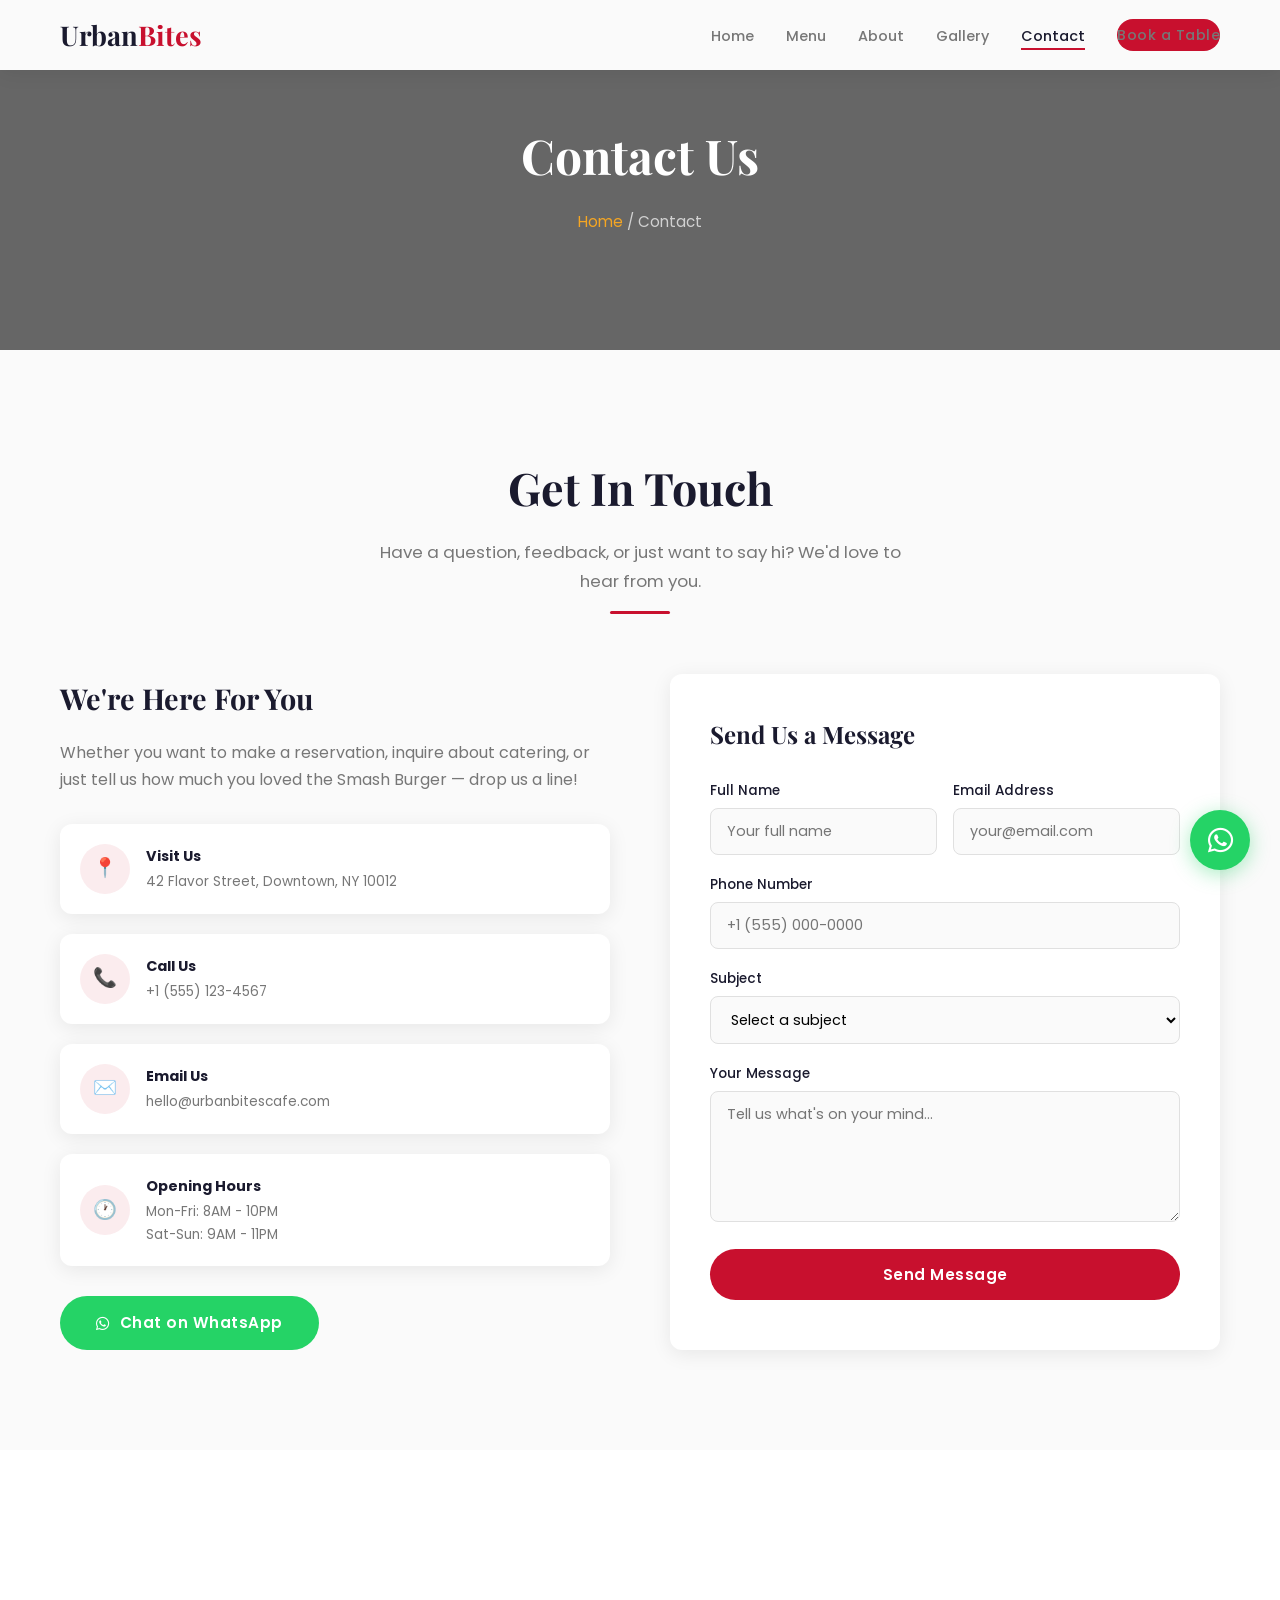
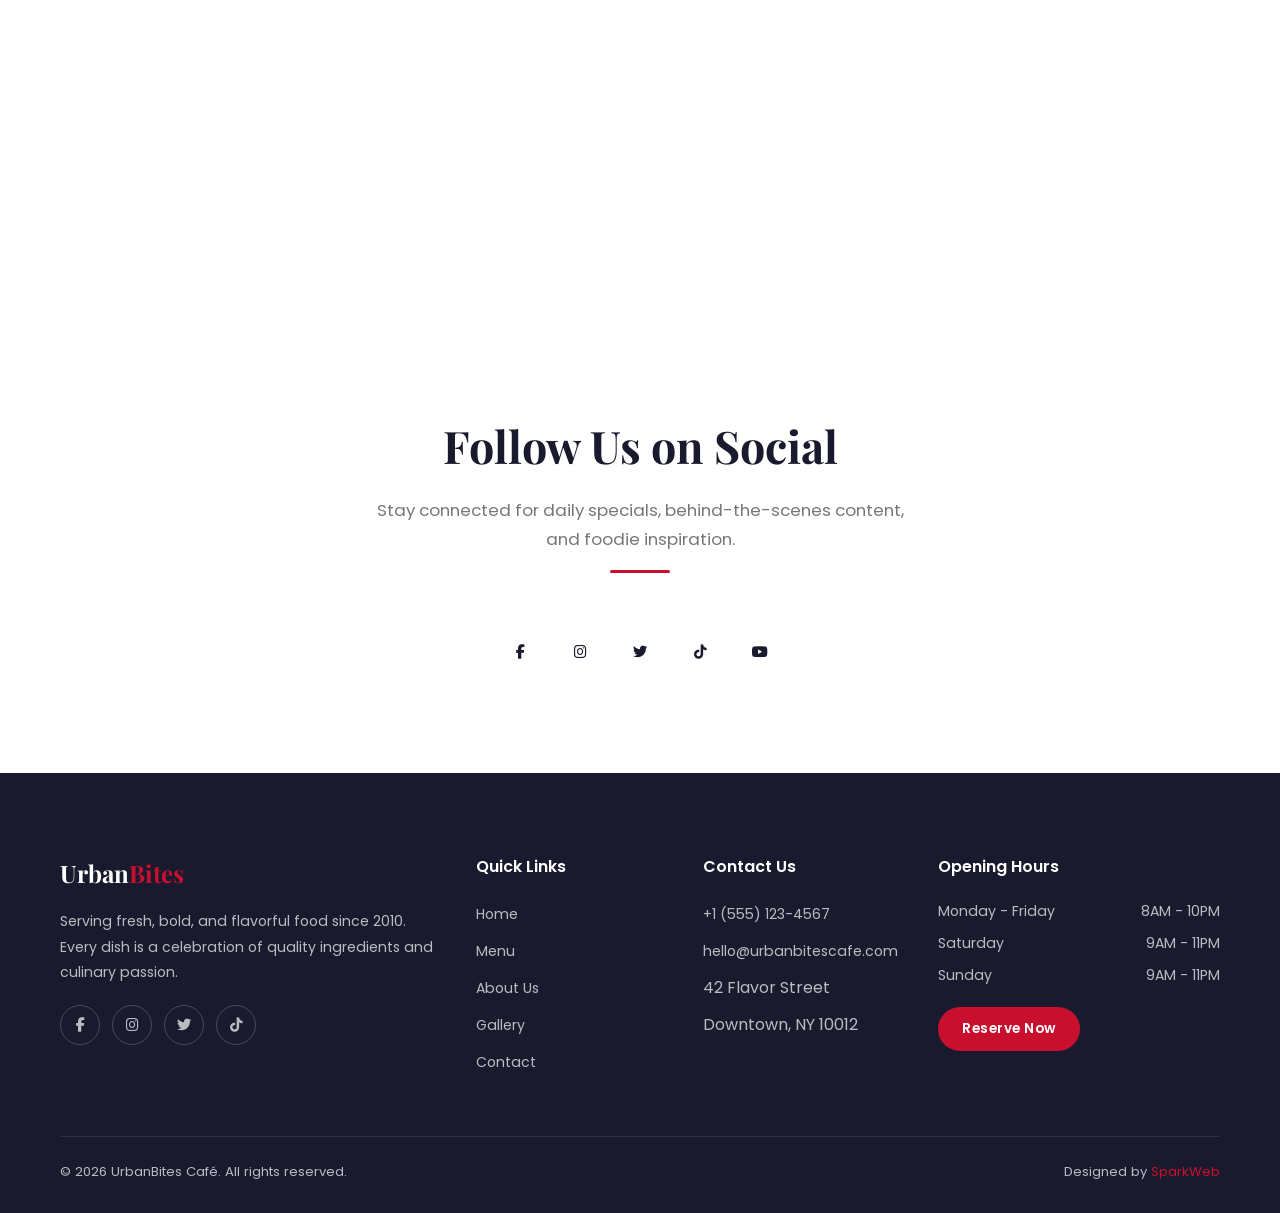
<file: contact.html>
<!DOCTYPE html>
<html lang="en">
<head>
  <meta charset="UTF-8">
  <meta name="viewport" content="width=device-width, initial-scale=1.0">
  <title>Contact Us — UrbanBites Café</title>
  <meta name="description" content="Get in touch with UrbanBites Café. Visit us, call us, or send us a message — we'd love to hear from you.">
  <meta name="robots" content="index, follow">
  <meta name="theme-color" content="#c8102e">
  <link rel="canonical" href="https://example.com/urbanbites-cafe/contact.html">

  <meta property="og:type" content="website">
  <meta property="og:title" content="Contact Us — UrbanBites Café">
  <meta property="og:description" content="Contact UrbanBites Café for reservations, catering, and general inquiries.">
  <meta property="og:url" content="https://example.com/urbanbites-cafe/contact.html">
  <meta property="og:image" content="https://images.unsplash.com/photo-1559329007-40df8a9345d8?w=1200&q=80">

  <meta name="twitter:card" content="summary_large_image">
  <meta name="twitter:title" content="Contact Us — UrbanBites Café">
  <meta name="twitter:description" content="Contact UrbanBites Café for reservations, catering, and general inquiries.">
  <meta name="twitter:image" content="https://images.unsplash.com/photo-1559329007-40df8a9345d8?w=1200&q=80">
  <link rel="preconnect" href="https://fonts.googleapis.com">
  <link rel="preconnect" href="https://fonts.gstatic.com" crossorigin>
  <link href="https://fonts.googleapis.com/css2?family=Playfair+Display:wght@400;600;700&family=Poppins:wght@300;400;500;600;700&display=swap" rel="stylesheet">
  <link rel="stylesheet" href="https://cdnjs.cloudflare.com/ajax/libs/font-awesome/6.5.1/css/all.min.css">
  <link rel="icon" type="image/svg+xml" href="favicon.svg">
  <link rel="stylesheet" href="css/style.css">
</head>
<body>

  <!-- Navigation -->
  <nav class="navbar scrolled" id="navbar">
    <div class="container">
      <a href="index.html" class="logo">Urban<span>Bites</span></a>
      <ul class="nav-links" id="navLinks">
        <li><a href="index.html">Home</a></li>
        <li><a href="menu.html">Menu</a></li>
        <li><a href="about.html">About</a></li>
        <li><a href="gallery.html">Gallery</a></li>
        <li><a href="contact.html" class="active">Contact</a></li>
        <li><a href="index.html#reservation" class="btn btn-primary btn-nav">Book a Table</a></li>
      </ul>
      <div class="hamburger" id="hamburger">
        <span></span>
        <span></span>
        <span></span>
      </div>
    </div>
  </nav>

  <!-- Page Header -->
  <section class="page-header page-header-contact">
    <div>
      <h1>Contact Us</h1>
      <p class="breadcrumb"><a href="index.html">Home</a> / Contact</p>
    </div>
  </section>

  <!-- Contact Section -->
  <section class="section contact-section">
    <div class="container">
      <div class="section-header fade-up">
        <h2>Get In Touch</h2>
        <p class="subtitle">Have a question, feedback, or just want to say hi? We'd love to hear from you.</p>
        <div class="divider"></div>
      </div>
      <div class="contact-grid">
        <div class="contact-info fade-up">
          <h3>We're Here For You</h3>
          <p>Whether you want to make a reservation, inquire about catering, or just tell us how much you loved the Smash Burger — drop us a line!</p>
          <div class="contact-cards">
            <div class="contact-card">
              <div class="card-icon">📍</div>
              <div>
                <h4>Visit Us</h4>
                <p>42 Flavor Street, Downtown, NY 10012</p>
              </div>
            </div>
            <div class="contact-card">
              <div class="card-icon">📞</div>
              <div>
                <h4>Call Us</h4>
                <p><a href="tel:+15551234567">+1 (555) 123-4567</a></p>
              </div>
            </div>
            <div class="contact-card">
              <div class="card-icon">✉️</div>
              <div>
                <h4>Email Us</h4>
                <p><a href="mailto:hello@urbanbitescafe.com">hello@urbanbitescafe.com</a></p>
              </div>
            </div>
            <div class="contact-card">
              <div class="card-icon">🕐</div>
              <div>
                <h4>Opening Hours</h4>
                <p>Mon-Fri: 8AM - 10PM<br>Sat-Sun: 9AM - 11PM</p>
              </div>
            </div>
          </div>
          <div class="mt-30">
            <a href="https://wa.me/15551234567?text=Hi%20UrbanBites!%20I%20have%20a%20question." class="btn btn-whatsapp" target="_blank" rel="noopener noreferrer">
              <i class="fab fa-whatsapp"></i> Chat on WhatsApp
            </a>
          </div>
        </div>
        <div class="contact-form fade-up">
          <h3>Send Us a Message</h3>
          <form id="contactForm">
            <div class="form-row">
              <div class="form-group">
                <label for="contactName">Full Name</label>
                <input type="text" id="contactName" placeholder="Your full name" required>
              </div>
              <div class="form-group">
                <label for="contactEmail">Email Address</label>
                <input type="email" id="contactEmail" placeholder="your@email.com" required>
              </div>
            </div>
            <div class="form-group">
              <label for="contactPhone">Phone Number</label>
              <input type="tel" id="contactPhone" placeholder="+1 (555) 000-0000">
            </div>
            <div class="form-group">
              <label for="contactSubject">Subject</label>
              <select id="contactSubject" required>
                <option value="">Select a subject</option>
                <option value="reservation">Reservation Inquiry</option>
                <option value="catering">Catering Services</option>
                <option value="feedback">Feedback</option>
                <option value="partnership">Partnership / Collaboration</option>
                <option value="careers">Careers</option>
                <option value="other">Other</option>
              </select>
            </div>
            <div class="form-group">
              <label for="contactMessage">Your Message</label>
              <textarea id="contactMessage" rows="5" placeholder="Tell us what's on your mind..." required></textarea>
            </div>
            <button type="submit" class="btn btn-primary">Send Message</button>
          </form>
        </div>
      </div>
    </div>
  </section>

  <!-- Google Map -->
  <section class="map-section">
    <iframe
      src="https://www.google.com/maps/embed?pb=!1m18!1m12!1m3!1d3023.9503398796587!2d-73.9998!3d40.7282!2m3!1f0!2f0!3f0!3m2!1i1024!2i768!4f13.1!3m3!1m2!1s0x0%3A0x0!2zNDDCsDQzJzQxLjUiTiA3M8KwNTknNTkuMyJX!5e0!3m2!1sen!2sus!4v1234567890"
      allowfullscreen="" loading="lazy"
      title="UrbanBites Café Location"></iframe>
  </section>

  <!-- Follow Us Section -->
  <section class="section section-white text-center">
    <div class="container">
      <div class="section-header fade-up">
        <h2>Follow Us on Social</h2>
        <p class="subtitle">Stay connected for daily specials, behind-the-scenes content, and foodie inspiration.</p>
        <div class="divider"></div>
      </div>
      <div class="social-links fade-up social-links-center social-links-lg">
        <a href="#" aria-label="Facebook" class="social-link-alt"><i class="fab fa-facebook-f"></i></a>
        <a href="#" aria-label="Instagram" class="social-link-alt"><i class="fab fa-instagram"></i></a>
        <a href="#" aria-label="Twitter" class="social-link-alt"><i class="fab fa-twitter"></i></a>
        <a href="#" aria-label="TikTok" class="social-link-alt"><i class="fab fa-tiktok"></i></a>
        <a href="#" aria-label="YouTube" class="social-link-alt"><i class="fab fa-youtube"></i></a>
      </div>
    </div>
  </section>

  <!-- Footer -->
  <footer class="footer">
    <div class="container">
      <div class="footer-grid">
        <div class="footer-brand">
          <a href="index.html" class="logo">Urban<span>Bites</span></a>
          <p>Serving fresh, bold, and flavorful food since 2010. Every dish is a celebration of quality ingredients and culinary passion.</p>
          <div class="social-links">
            <a href="#" aria-label="Facebook"><i class="fab fa-facebook-f"></i></a>
            <a href="#" aria-label="Instagram"><i class="fab fa-instagram"></i></a>
            <a href="#" aria-label="Twitter"><i class="fab fa-twitter"></i></a>
            <a href="#" aria-label="TikTok"><i class="fab fa-tiktok"></i></a>
          </div>
        </div>
        <div class="footer-col">
          <h4>Quick Links</h4>
          <ul>
            <li><a href="index.html">Home</a></li>
            <li><a href="menu.html">Menu</a></li>
            <li><a href="about.html">About Us</a></li>
            <li><a href="gallery.html">Gallery</a></li>
            <li><a href="contact.html">Contact</a></li>
          </ul>
        </div>
        <div class="footer-col">
          <h4>Contact Us</h4>
          <ul>
            <li><a href="tel:+15551234567">+1 (555) 123-4567</a></li>
            <li><a href="mailto:hello@urbanbitescafe.com">hello@urbanbitescafe.com</a></li>
            <li>42 Flavor Street</li>
            <li>Downtown, NY 10012</li>
          </ul>
        </div>
        <div class="footer-col">
          <h4>Opening Hours</h4>
          <div class="hours-item"><span>Monday - Friday</span><span>8AM - 10PM</span></div>
          <div class="hours-item"><span>Saturday</span><span>9AM - 11PM</span></div>
          <div class="hours-item"><span>Sunday</span><span>9AM - 11PM</span></div>
          <div class="mt-20">
            <a href="index.html#reservation" class="btn btn-primary btn-footer">Reserve Now</a>
          </div>
        </div>
      </div>
      <div class="footer-bottom">
        <p>&copy; 2026 UrbanBites Café. All rights reserved.</p>
        <p>Designed by <a href="#">SparkWeb</a></p>
      </div>
    </div>
  </footer>

  <!-- WhatsApp Float Button -->
  <a href="https://wa.me/15551234567?text=Hi%20UrbanBites!%20I'd%20like%20to%20place%20an%20order."
     class="whatsapp-float" target="_blank" rel="noopener noreferrer" aria-label="Order via WhatsApp">
    <i class="fab fa-whatsapp"></i>
  </a>

  <script src="js/main.js"></script>
</body>
</html>
</file>
<file: css/style.css>
/* ========================================
   UrbanBites Café - Professional Restaurant Website
   SparkWeb Demo Project #1
   ======================================== */

/* --- CSS Variables --- */
:root {
  --primary: #c8102e;
  --primary-dark: #a00d24;
  --secondary: #1a1a2e;
  --accent: #f5a623;
  --bg-light: #fafafa;
  --bg-dark: #111;
  --text-dark: #222;
  --text-light: #f0f0f0;
  --text-muted: #777;
  --white: #fff;
  --shadow: 0 4px 20px rgba(0, 0, 0, 0.08);
  --shadow-hover: 0 8px 30px rgba(0, 0, 0, 0.15);
  --radius: 12px;
  --transition: 0.3s ease;
  --font-heading: 'Playfair Display', serif;
  --font-body: 'Poppins', sans-serif;
  --max-width: 1200px;
}

/* --- Reset & Base --- */
*,
*::before,
*::after {
  margin: 0;
  padding: 0;
  box-sizing: border-box;
}

html {
  scroll-behavior: smooth;
  font-size: 16px;
}

body {
  font-family: var(--font-body);
  color: var(--text-dark);
  background: var(--white);
  line-height: 1.7;
  overflow-x: hidden;
}

a {
  text-decoration: none;
  color: inherit;
  transition: color var(--transition);
}

ul {
  list-style: none;
}

img {
  max-width: 100%;
  display: block;
}

/* --- Utility --- */
.container {
  max-width: var(--max-width);
  margin: 0 auto;
  padding: 0 20px;
}

.section {
  padding: 100px 0;
}

.section-header {
  text-align: center;
  margin-bottom: 60px;
}

.section-header h2 {
  font-family: var(--font-heading);
  font-size: 2.8rem;
  color: var(--secondary);
  margin-bottom: 12px;
}

.section-header .subtitle {
  font-size: 1.05rem;
  color: var(--text-muted);
  max-width: 550px;
  margin: 0 auto;
}

.section-header .divider {
  width: 60px;
  height: 3px;
  background: var(--primary);
  margin: 16px auto 0;
  border-radius: 2px;
}

.btn {
  display: inline-block;
  padding: 14px 36px;
  border-radius: 50px;
  font-family: var(--font-body);
  font-size: 0.95rem;
  font-weight: 600;
  cursor: pointer;
  transition: all var(--transition);
  border: none;
  letter-spacing: 0.5px;
}

.btn-primary {
  background: var(--primary);
  color: var(--white);
}

.btn-primary:hover {
  background: var(--primary-dark);
  transform: translateY(-2px);
  box-shadow: 0 6px 20px rgba(200, 16, 46, 0.3);
}

.btn-outline {
  background: transparent;
  color: var(--white);
  border: 2px solid var(--white);
}

.btn-outline:hover {
  background: var(--white);
  color: var(--primary);
}

.btn-whatsapp {
  background: #25d366;
  color: var(--white);
  display: inline-flex;
  align-items: center;
  gap: 10px;
}

.btn-whatsapp:hover {
  background: #1ebe57;
  transform: translateY(-2px);
  box-shadow: 0 6px 20px rgba(37, 211, 102, 0.3);
}

/* --- Navigation --- */
.navbar {
  position: fixed;
  top: 0;
  left: 0;
  width: 100%;
  z-index: 1000;
  padding: 20px 0;
  transition: all var(--transition);
}

.navbar.scrolled {
  background: rgba(255, 255, 255, 0.97);
  box-shadow: 0 2px 20px rgba(0, 0, 0, 0.08);
  padding: 12px 0;
}

.navbar .container {
  display: flex;
  justify-content: space-between;
  align-items: center;
}

.navbar .logo {
  font-family: var(--font-heading);
  font-size: 1.7rem;
  font-weight: 700;
  color: var(--white);
  transition: color var(--transition);
}

.navbar .logo span {
  color: var(--primary);
}

.navbar.scrolled .logo {
  color: var(--secondary);
}

.nav-links {
  display: flex;
  gap: 32px;
  align-items: center;
}

.nav-links a {
  font-size: 0.9rem;
  font-weight: 500;
  color: rgba(255, 255, 255, 0.85);
  position: relative;
  padding: 4px 0;
  transition: color var(--transition);
}

.nav-links a::after {
  content: '';
  position: absolute;
  bottom: 0;
  left: 0;
  width: 0;
  height: 2px;
  background: var(--primary);
  transition: width var(--transition);
}

.nav-links a:hover::after,
.nav-links a.active::after {
  width: 100%;
}

.nav-links a:hover,
.nav-links a.active {
  color: var(--white);
}

.navbar.scrolled .nav-links a {
  color: var(--text-muted);
}

.navbar.scrolled .nav-links a:hover,
.navbar.scrolled .nav-links a.active {
  color: var(--secondary);
}

.hamburger {
  display: none;
  cursor: pointer;
  flex-direction: column;
  gap: 5px;
  z-index: 1001;
}

.hamburger span {
  width: 26px;
  height: 2.5px;
  background: var(--white);
  border-radius: 2px;
  transition: all var(--transition);
}

.navbar.scrolled .hamburger span {
  background: var(--secondary);
}

.hamburger.active span:nth-child(1) {
  transform: rotate(45deg) translate(5px, 5px);
}

.hamburger.active span:nth-child(2) {
  opacity: 0;
}

.hamburger.active span:nth-child(3) {
  transform: rotate(-45deg) translate(5px, -5px);
}

/* --- Hero Section --- */
.hero {
  position: relative;
  height: 100vh;
  min-height: 650px;
  display: flex;
  align-items: center;
  justify-content: center;
  text-align: center;
  color: var(--white);
  overflow: hidden;
}

.hero-bg {
  position: absolute;
  inset: 0;
  background: linear-gradient(
      rgba(0, 0, 0, 0.55),
      rgba(0, 0, 0, 0.55)
    ),
    url('https://images.unsplash.com/photo-1517248135467-4c7edcad34c4?w=1600&q=80') center/cover no-repeat;
  z-index: -1;
}

.hero-content {
  max-width: 700px;
  padding: 0 20px;
}

.hero-content .tagline {
  font-size: 1rem;
  letter-spacing: 4px;
  text-transform: uppercase;
  color: var(--accent);
  margin-bottom: 16px;
  font-weight: 500;
}

.hero-content h1 {
  font-family: var(--font-heading);
  font-size: 4rem;
  line-height: 1.15;
  margin-bottom: 20px;
}

.hero-content p {
  font-size: 1.1rem;
  color: rgba(255, 255, 255, 0.85);
  margin-bottom: 36px;
  max-width: 520px;
  margin-left: auto;
  margin-right: auto;
}

.hero-buttons {
  display: flex;
  gap: 16px;
  justify-content: center;
  flex-wrap: wrap;
}

/* --- Featured / Highlights --- */
.highlights {
  background: var(--bg-light);
}

.highlights-grid {
  display: grid;
  grid-template-columns: repeat(auto-fit, minmax(250px, 1fr));
  gap: 30px;
}

.highlight-card {
  background: var(--white);
  padding: 40px 30px;
  border-radius: var(--radius);
  text-align: center;
  box-shadow: var(--shadow);
  transition: all var(--transition);
}

.highlight-card:hover {
  transform: translateY(-6px);
  box-shadow: var(--shadow-hover);
}

.highlight-card .icon {
  font-size: 2.5rem;
  margin-bottom: 16px;
}

.highlight-card h3 {
  font-family: var(--font-heading);
  font-size: 1.3rem;
  margin-bottom: 10px;
  color: var(--secondary);
}

.highlight-card p {
  font-size: 0.92rem;
  color: var(--text-muted);
}

/* --- Menu Section --- */
.menu-section {
  background: var(--white);
}

.menu-tabs {
  display: flex;
  justify-content: center;
  gap: 12px;
  margin-bottom: 50px;
  flex-wrap: wrap;
}

.menu-tab {
  padding: 10px 28px;
  border-radius: 50px;
  border: 2px solid #e0e0e0;
  background: transparent;
  font-family: var(--font-body);
  font-size: 0.9rem;
  font-weight: 500;
  cursor: pointer;
  transition: all var(--transition);
  color: var(--text-muted);
}

.menu-tab:hover,
.menu-tab.active {
  border-color: var(--primary);
  color: var(--primary);
  background: rgba(200, 16, 46, 0.05);
}

.menu-grid {
  display: grid;
  grid-template-columns: repeat(auto-fill, minmax(320px, 1fr));
  gap: 24px;
}

.menu-card {
  background: var(--bg-light);
  border-radius: var(--radius);
  overflow: hidden;
  box-shadow: var(--shadow);
  transition: all var(--transition);
  display: flex;
  flex-direction: column;
}

.menu-card:hover {
  transform: translateY(-4px);
  box-shadow: var(--shadow-hover);
}

.menu-card-img {
  height: 200px;
  overflow: hidden;
}

.menu-card-img img {
  width: 100%;
  height: 100%;
  object-fit: cover;
  transition: transform 0.5s ease;
}

.menu-card:hover .menu-card-img img {
  transform: scale(1.08);
}

.menu-card-body {
  padding: 24px;
  flex: 1;
  display: flex;
  flex-direction: column;
}

.menu-card-body h3 {
  font-family: var(--font-heading);
  font-size: 1.25rem;
  color: var(--secondary);
  margin-bottom: 6px;
}

.menu-card-body .description {
  font-size: 0.88rem;
  color: var(--text-muted);
  flex: 1;
  margin-bottom: 12px;
}

.menu-card-body .price-row {
  display: flex;
  justify-content: space-between;
  align-items: center;
}

.menu-card-body .price {
  font-size: 1.2rem;
  font-weight: 700;
  color: var(--primary);
}

.menu-card-body .badge {
  background: var(--accent);
  color: var(--white);
  padding: 4px 12px;
  border-radius: 50px;
  font-size: 0.72rem;
  font-weight: 600;
  text-transform: uppercase;
}

/* --- About / Story Section --- */
.about-section {
  background: var(--bg-light);
}

.about-grid {
  display: grid;
  grid-template-columns: 1fr 1fr;
  gap: 60px;
  align-items: center;
}

.about-image {
  border-radius: var(--radius);
  overflow: hidden;
  box-shadow: var(--shadow-hover);
  position: relative;
}

.about-image img {
  width: 100%;
  height: 100%;
  object-fit: cover;
  min-height: 400px;
}

.about-image .experience-badge {
  position: absolute;
  bottom: 24px;
  right: 24px;
  background: var(--primary);
  color: var(--white);
  padding: 16px 24px;
  border-radius: var(--radius);
  text-align: center;
}

.experience-badge .number {
  font-size: 2.2rem;
  font-weight: 700;
  font-family: var(--font-heading);
  line-height: 1;
}

.experience-badge .label {
  font-size: 0.8rem;
  text-transform: uppercase;
  letter-spacing: 1px;
}

.about-content h2 {
  font-family: var(--font-heading);
  font-size: 2.5rem;
  color: var(--secondary);
  margin-bottom: 20px;
}

.about-content p {
  color: var(--text-muted);
  margin-bottom: 16px;
  font-size: 0.95rem;
}

.about-stats {
  display: flex;
  gap: 40px;
  margin-top: 30px;
}

.about-stat {
  text-align: center;
}

.about-stat .stat-num {
  font-family: var(--font-heading);
  font-size: 2rem;
  font-weight: 700;
  color: var(--primary);
}

.about-stat .stat-label {
  font-size: 0.82rem;
  color: var(--text-muted);
  text-transform: uppercase;
  letter-spacing: 1px;
}

/* --- Chef Section --- */
.chef-section {
  background: var(--secondary);
  color: var(--white);
  position: relative;
  overflow: hidden;
}

.chef-grid {
  display: grid;
  grid-template-columns: 1fr 1fr;
  gap: 60px;
  align-items: center;
}

.chef-image {
  border-radius: var(--radius);
  overflow: hidden;
}

.chef-image img {
  width: 100%;
  height: 100%;
  object-fit: cover;
  min-height: 450px;
}

.chef-content h2 {
  font-family: var(--font-heading);
  font-size: 2.5rem;
  margin-bottom: 8px;
}

.chef-content .chef-title {
  color: var(--accent);
  font-size: 1rem;
  font-weight: 500;
  margin-bottom: 20px;
}

.chef-content p {
  color: rgba(255, 255, 255, 0.75);
  font-size: 0.95rem;
  margin-bottom: 16px;
}

.chef-content blockquote {
  border-left: 3px solid var(--primary);
  padding-left: 20px;
  margin: 24px 0;
  font-style: italic;
  color: rgba(255, 255, 255, 0.85);
  font-family: var(--font-heading);
  font-size: 1.15rem;
}

/* --- Gallery Section --- */
.gallery-section {
  background: var(--white);
}

.gallery-grid {
  display: grid;
  grid-template-columns: repeat(3, 1fr);
  gap: 16px;
}

.gallery-item {
  border-radius: var(--radius);
  overflow: hidden;
  position: relative;
  cursor: pointer;
  aspect-ratio: 1;
}

.gallery-item:nth-child(1) {
  grid-row: span 2;
  aspect-ratio: auto;
}

.gallery-item img {
  width: 100%;
  height: 100%;
  object-fit: cover;
  transition: transform 0.5s ease;
}

.gallery-item::after {
  content: '';
  position: absolute;
  inset: 0;
  background: rgba(200, 16, 46, 0);
  transition: background var(--transition);
}

.gallery-item:hover img {
  transform: scale(1.1);
}

.gallery-item:hover::after {
  background: rgba(200, 16, 46, 0.2);
}

/* --- Reservation Section --- */
.reservation-section {
  background: var(--bg-light);
}

.reservation-grid {
  display: grid;
  grid-template-columns: 1fr 1fr;
  gap: 60px;
  align-items: start;
}

.reservation-info h3 {
  font-family: var(--font-heading);
  font-size: 1.8rem;
  color: var(--secondary);
  margin-bottom: 16px;
}

.reservation-info p {
  color: var(--text-muted);
  font-size: 0.95rem;
  margin-bottom: 30px;
}

.reservation-details {
  display: flex;
  flex-direction: column;
  gap: 20px;
}

.detail-item {
  display: flex;
  align-items: center;
  gap: 16px;
}

.detail-item .detail-icon {
  width: 50px;
  height: 50px;
  border-radius: 50%;
  background: rgba(200, 16, 46, 0.08);
  display: flex;
  align-items: center;
  justify-content: center;
  font-size: 1.2rem;
  flex-shrink: 0;
}

.detail-item .detail-text h4 {
  font-size: 0.95rem;
  color: var(--secondary);
  margin-bottom: 2px;
}

.detail-item .detail-text p {
  font-size: 0.88rem;
  color: var(--text-muted);
  margin-bottom: 0;
}

.reservation-form {
  background: var(--white);
  padding: 40px;
  border-radius: var(--radius);
  box-shadow: var(--shadow);
}

.reservation-form h3 {
  font-family: var(--font-heading);
  font-size: 1.5rem;
  color: var(--secondary);
  margin-bottom: 24px;
  text-align: center;
}

.form-group {
  margin-bottom: 18px;
}

.form-group label {
  display: block;
  font-size: 0.85rem;
  font-weight: 500;
  color: var(--secondary);
  margin-bottom: 6px;
}

.form-group input,
.form-group select,
.form-group textarea {
  width: 100%;
  padding: 12px 16px;
  border: 1.5px solid #e0e0e0;
  border-radius: 8px;
  font-family: var(--font-body);
  font-size: 0.9rem;
  transition: border-color var(--transition);
  background: var(--bg-light);
}

.form-group input:focus,
.form-group select:focus,
.form-group textarea:focus {
  outline: none;
  border-color: var(--primary);
}

.form-row {
  display: grid;
  grid-template-columns: 1fr 1fr;
  gap: 16px;
}

.reservation-form .btn {
  width: 100%;
  padding: 14px;
  font-size: 1rem;
}

/* --- Testimonials --- */
.testimonials-section {
  background: var(--white);
}

.testimonials-grid {
  display: grid;
  grid-template-columns: repeat(auto-fit, minmax(300px, 1fr));
  gap: 30px;
}

.testimonial-card {
  background: var(--bg-light);
  padding: 36px;
  border-radius: var(--radius);
  box-shadow: var(--shadow);
  transition: all var(--transition);
}

.testimonial-card:hover {
  transform: translateY(-4px);
  box-shadow: var(--shadow-hover);
}

.testimonial-card .stars {
  color: var(--accent);
  font-size: 1rem;
  margin-bottom: 16px;
}

.testimonial-card p {
  font-size: 0.92rem;
  color: var(--text-muted);
  font-style: italic;
  margin-bottom: 20px;
  line-height: 1.8;
}

.testimonial-card .reviewer {
  display: flex;
  align-items: center;
  gap: 12px;
}

.testimonial-card .reviewer-avatar {
  width: 48px;
  height: 48px;
  border-radius: 50%;
  background: var(--primary);
  color: var(--white);
  display: flex;
  align-items: center;
  justify-content: center;
  font-weight: 700;
  font-size: 1rem;
}

.testimonial-card .reviewer-info h4 {
  font-size: 0.95rem;
  color: var(--secondary);
}

.testimonial-card .reviewer-info span {
  font-size: 0.8rem;
  color: var(--text-muted);
}

/* --- Map Section --- */
.map-section {
  position: relative;
}

.map-section iframe {
  width: 100%;
  height: 450px;
  border: none;
  filter: grayscale(30%);
}

/* --- Contact Section --- */
.contact-section {
  background: var(--bg-light);
}

.contact-grid {
  display: grid;
  grid-template-columns: 1fr 1fr;
  gap: 60px;
}

.contact-info h3 {
  font-family: var(--font-heading);
  font-size: 1.8rem;
  color: var(--secondary);
  margin-bottom: 16px;
}

.contact-info > p {
  color: var(--text-muted);
  margin-bottom: 30px;
}

.contact-cards {
  display: flex;
  flex-direction: column;
  gap: 20px;
}

.contact-card {
  display: flex;
  align-items: center;
  gap: 16px;
  padding: 20px;
  background: var(--white);
  border-radius: var(--radius);
  box-shadow: var(--shadow);
}

.contact-card .card-icon {
  width: 50px;
  height: 50px;
  border-radius: 50%;
  background: rgba(200, 16, 46, 0.08);
  display: flex;
  align-items: center;
  justify-content: center;
  font-size: 1.2rem;
  flex-shrink: 0;
}

.contact-card h4 {
  font-size: 0.9rem;
  color: var(--secondary);
  margin-bottom: 2px;
}

.contact-card p {
  font-size: 0.85rem;
  color: var(--text-muted);
}

.contact-form {
  background: var(--white);
  padding: 40px;
  border-radius: var(--radius);
  box-shadow: var(--shadow);
}

.contact-form h3 {
  font-family: var(--font-heading);
  font-size: 1.5rem;
  color: var(--secondary);
  margin-bottom: 24px;
}

.contact-form .btn {
  width: 100%;
}

/* --- Footer --- */
.footer {
  background: var(--secondary);
  color: rgba(255, 255, 255, 0.7);
  padding: 80px 0 30px;
}

.footer-grid {
  display: grid;
  grid-template-columns: 2fr 1fr 1fr 1.5fr;
  gap: 40px;
  margin-bottom: 50px;
}

.footer-brand .logo {
  font-family: var(--font-heading);
  font-size: 1.5rem;
  font-weight: 700;
  color: var(--white);
  margin-bottom: 16px;
  display: inline-block;
}

.footer-brand .logo span {
  color: var(--primary);
}

.footer-brand p {
  font-size: 0.88rem;
  line-height: 1.8;
  margin-bottom: 20px;
}

.social-links {
  display: flex;
  gap: 12px;
}

.social-links a {
  width: 40px;
  height: 40px;
  border-radius: 50%;
  border: 1px solid rgba(255, 255, 255, 0.2);
  display: flex;
  align-items: center;
  justify-content: center;
  transition: all var(--transition);
  font-size: 0.9rem;
}

.social-links a:hover {
  background: var(--primary);
  border-color: var(--primary);
  color: var(--white);
}

.footer-col h4 {
  font-size: 1rem;
  color: var(--white);
  margin-bottom: 20px;
  font-weight: 600;
}

.footer-col ul li {
  margin-bottom: 10px;
}

.footer-col ul li a {
  font-size: 0.88rem;
  transition: all var(--transition);
}

.footer-col ul li a:hover {
  color: var(--primary);
  padding-left: 4px;
}

.footer-col .hours-item {
  display: flex;
  justify-content: space-between;
  font-size: 0.88rem;
  margin-bottom: 8px;
}

.footer-bottom {
  border-top: 1px solid rgba(255, 255, 255, 0.1);
  padding-top: 24px;
  display: flex;
  justify-content: space-between;
  align-items: center;
  flex-wrap: wrap;
  gap: 12px;
}

.footer-bottom p {
  font-size: 0.82rem;
}

.footer-bottom a {
  color: var(--primary);
}

/* --- WhatsApp Float Button --- */
.whatsapp-float {
  position: fixed;
  bottom: 30px;
  right: 30px;
  width: 60px;
  height: 60px;
  background: #25d366;
  border-radius: 50%;
  display: flex;
  align-items: center;
  justify-content: center;
  color: var(--white);
  font-size: 1.8rem;
  box-shadow: 0 4px 20px rgba(37, 211, 102, 0.4);
  z-index: 999;
  transition: all var(--transition);
  animation: pulse-whatsapp 2s infinite;
}

.whatsapp-float:hover {
  transform: scale(1.1);
  box-shadow: 0 6px 25px rgba(37, 211, 102, 0.5);
}

@keyframes pulse-whatsapp {
  0%, 100% { box-shadow: 0 4px 20px rgba(37, 211, 102, 0.4); }
  50% { box-shadow: 0 4px 30px rgba(37, 211, 102, 0.6); }
}

/* --- Page Header (for inner pages) --- */
.page-header {
  background: linear-gradient(
    rgba(0, 0, 0, 0.6),
    rgba(0, 0, 0, 0.6)
  ),
  url('https://images.unsplash.com/photo-1414235077428-338989a2e8c0?w=1600&q=80') center/cover no-repeat;
  height: 350px;
  display: flex;
  align-items: center;
  justify-content: center;
  text-align: center;
  color: var(--white);
}

.page-header h1 {
  font-family: var(--font-heading);
  font-size: 3rem;
  margin-bottom: 12px;
}

.page-header .breadcrumb {
  font-size: 0.95rem;
  color: rgba(255, 255, 255, 0.7);
}

.page-header .breadcrumb a {
  color: var(--accent);
}

/* --- CTA Banner --- */
.cta-banner {
  background: linear-gradient(
    rgba(200, 16, 46, 0.92),
    rgba(200, 16, 46, 0.92)
  ),
  url('https://images.unsplash.com/photo-1504674900247-0877df9cc836?w=1600&q=80') center/cover no-repeat;
  padding: 80px 0;
  text-align: center;
  color: var(--white);
}

.cta-banner h2 {
  font-family: var(--font-heading);
  font-size: 2.5rem;
  margin-bottom: 16px;
}

.cta-banner p {
  font-size: 1.05rem;
  color: rgba(255, 255, 255, 0.85);
  margin-bottom: 30px;
  max-width: 500px;
  margin-left: auto;
  margin-right: auto;
}

.cta-banner .btn-outline {
  margin-left: 12px;
}

/* --- Lightbox --- */
.lightbox {
  position: fixed;
  inset: 0;
  background: rgba(0, 0, 0, 0.9);
  z-index: 2000;
  display: none;
  align-items: center;
  justify-content: center;
}

.lightbox.active {
  display: flex;
}

.lightbox img {
  max-width: 85%;
  max-height: 85vh;
  border-radius: var(--radius);
}

.lightbox-close {
  position: absolute;
  top: 24px;
  right: 30px;
  font-size: 2rem;
  color: var(--white);
  cursor: pointer;
  transition: color var(--transition);
  background: none;
  border: none;
}

.lightbox-close:hover {
  color: var(--primary);
}

/* --- Animations --- */
.fade-up {
  opacity: 0;
  transform: translateY(30px);
  transition: opacity 0.6s ease, transform 0.6s ease;
}

.fade-up.visible {
  opacity: 1;
  transform: translateY(0);
}

/* --- Responsive --- */
@media (max-width: 992px) {
  .hero-content h1 {
    font-size: 3rem;
  }

  .section-header h2 {
    font-size: 2.2rem;
  }

  .about-grid,
  .chef-grid,
  .reservation-grid,
  .contact-grid {
    grid-template-columns: 1fr;
    gap: 40px;
  }

  .footer-grid {
    grid-template-columns: 1fr 1fr;
  }

  .gallery-grid {
    grid-template-columns: repeat(2, 1fr);
  }

  .gallery-item:nth-child(1) {
    grid-row: span 1;
  }
}

@media (max-width: 768px) {
  .nav-links {
    position: fixed;
    top: 0;
    right: -100%;
    width: 280px;
    height: 100vh;
    background: var(--white);
    flex-direction: column;
    justify-content: center;
    gap: 24px;
    box-shadow: -4px 0 30px rgba(0, 0, 0, 0.1);
    transition: right var(--transition);
    z-index: 1000;
  }

  .nav-links.active {
    right: 0;
  }

  .nav-links a {
    color: var(--text-dark) !important;
    font-size: 1.05rem;
  }

  .hamburger {
    display: flex;
  }

  .hero-content h1 {
    font-size: 2.4rem;
  }

  .hero-content p {
    font-size: 0.95rem;
  }

  .section {
    padding: 70px 0;
  }

  .section-header h2 {
    font-size: 1.9rem;
  }

  .menu-grid {
    grid-template-columns: 1fr;
  }

  .gallery-grid {
    grid-template-columns: 1fr;
  }

  .footer-grid {
    grid-template-columns: 1fr;
  }

  .footer-bottom {
    flex-direction: column;
    text-align: center;
  }

  .form-row {
    grid-template-columns: 1fr;
  }

  .reservation-form,
  .contact-form {
    padding: 28px;
  }

  .about-stats {
    gap: 24px;
  }

  .cta-banner h2 {
    font-size: 1.8rem;
  }

  .page-header {
    height: 280px;
  }

  .page-header h1 {
    font-size: 2.2rem;
  }
}

@media (max-width: 480px) {
  .hero-content h1 {
    font-size: 2rem;
  }

  .hero-buttons {
    flex-direction: column;
    align-items: center;
  }
}

/* --- Utility Classes --- */
.text-center { text-align: center; }
.mt-20 { margin-top: 20px; }
.mt-30 { margin-top: 30px; }
.mt-50 { margin-top: 50px; }
.section-light-bg { background: var(--bg-light); }
.section-white { background: var(--white); }

.btn-nav { padding: 10px 24px; }
.btn-footer { padding: 10px 24px; font-size: 0.85rem; }

.page-header-about {
  background: linear-gradient(rgba(0, 0, 0, 0.6), rgba(0, 0, 0, 0.6)),
    url('https://images.unsplash.com/photo-1466978913421-dad2ebd01d17?w=1600&q=80') center/cover no-repeat;
}

.page-header-gallery {
  background: linear-gradient(rgba(0, 0, 0, 0.6), rgba(0, 0, 0, 0.6)),
    url('https://images.unsplash.com/photo-1554679665-f5537f187268?w=1600&q=80') center/cover no-repeat;
}

.page-header-contact {
  background: linear-gradient(rgba(0, 0, 0, 0.6), rgba(0, 0, 0, 0.6)),
    url('https://images.unsplash.com/photo-1559329007-40df8a9345d8?w=1600&q=80') center/cover no-repeat;
}

.team-card { padding-bottom: 30px; }
.team-avatar {
  width: 120px;
  height: 120px;
  border-radius: 50%;
  object-fit: cover;
  margin: 0 auto 16px;
}
.team-role {
  color: var(--primary);
  font-weight: 500;
  margin-bottom: 8px;
}

.gallery-grid-three { grid-template-columns: repeat(3, 1fr); }
.gallery-item-featured { grid-row: span 2; }

.social-links-center { justify-content: center; }
.social-links-lg { gap: 20px; }
.social-link-alt {
  width: 56px;
  height: 56px;
  font-size: 1.3rem;
  border-color: var(--secondary);
  color: var(--secondary);
}
</file>
